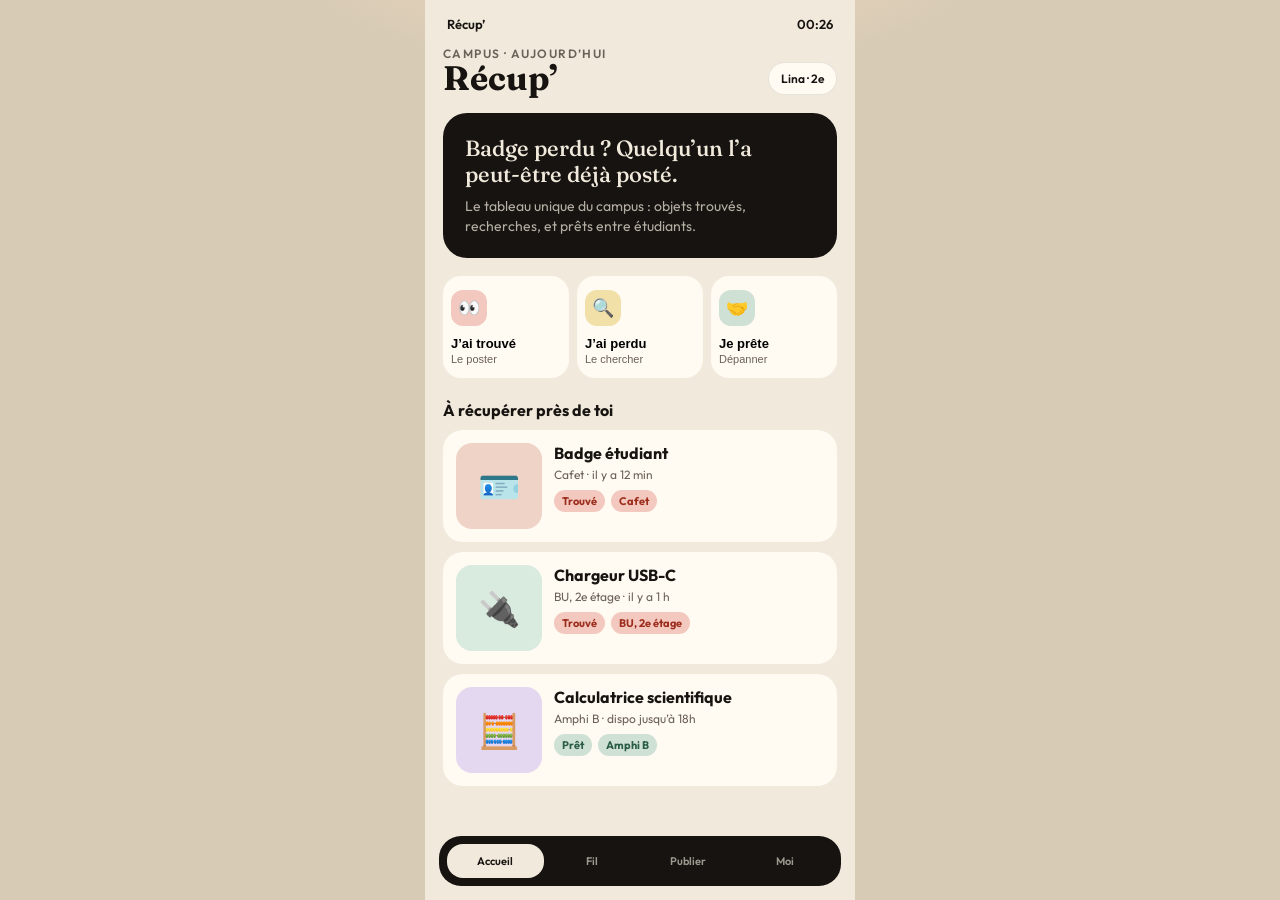
<file: prototype/index.html>
<!DOCTYPE html>
<html lang="fr">
<head>
  <meta charset="UTF-8" />
  <meta name="viewport" content="width=device-width, initial-scale=1.0" />
  <title>Récup’ — le tableau du campus</title>
  <link rel="preconnect" href="https://fonts.googleapis.com" />
  <link rel="preconnect" href="https://fonts.gstatic.com" crossorigin />
  <link href="https://fonts.googleapis.com/css2?family=Fraunces:ital,opsz,wght@0,9..144,500;0,9..144,700;1,9..144,500&family=Outfit:wght@400;500;600;700&display=swap" rel="stylesheet" />
  <link rel="stylesheet" href="styles.css" />
</head>
<body>
  <div class="stage">
    <aside class="pitch">
      <p class="pitch-kicker">ESIG Tech Arena 2026</p>
      <h1>Récup’</h1>
      <p class="pitch-tag">Le tableau du campus pour retrouver ce que tu as perdu, et emprunter ce qu’il te manque.</p>
      <ul class="pitch-list">
        <li>Trouvé</li>
        <li>Perdu</li>
        <li>Prêt</li>
      </ul>
      <p class="pitch-hint">Parcours démo : badge à la cafet → « C’est à moi » → RDV BU.</p>
    </aside>

    <div class="phone">
      <div class="phone-bar">
        <span>Récup’</span>
        <span class="phone-time" id="clock">12:14</span>
      </div>
      <main id="app" class="app"></main>
    </div>
  </div>
  <script src="app.js"></script>
</body>
</html>
</file>
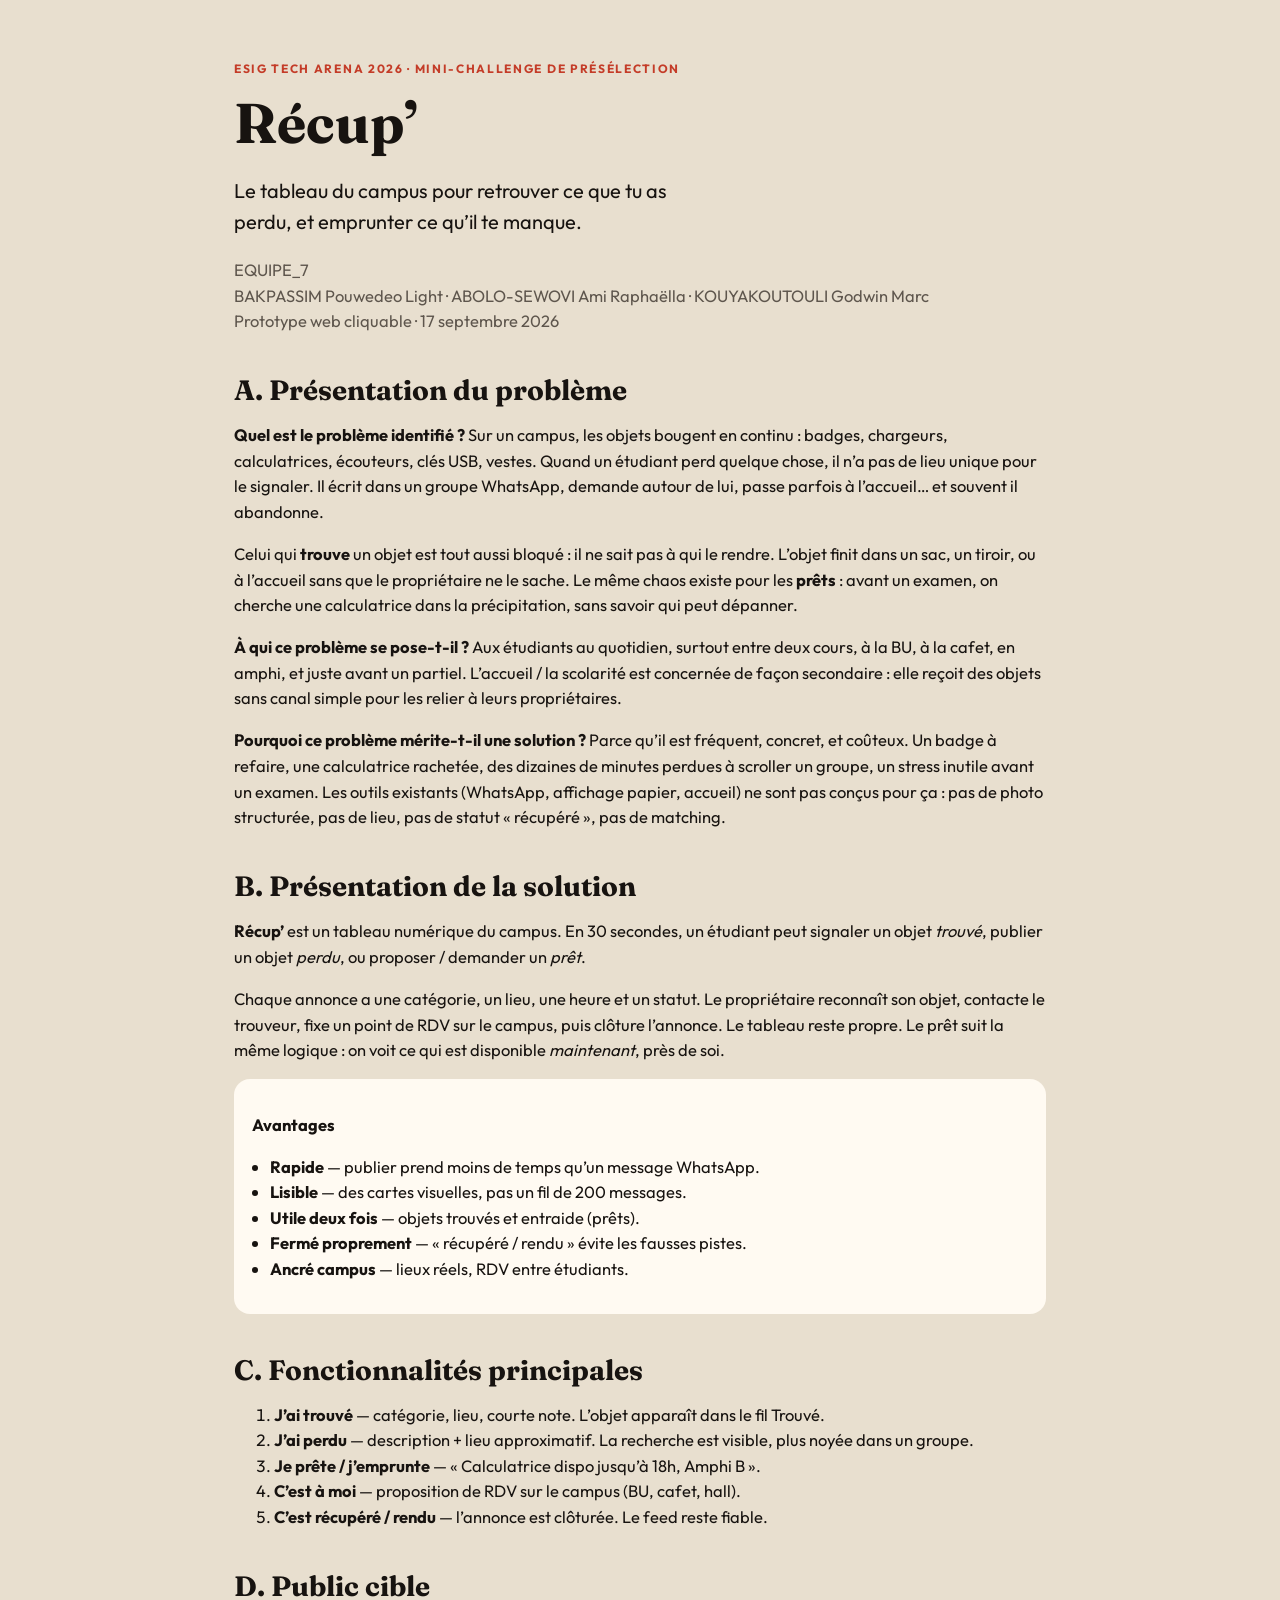
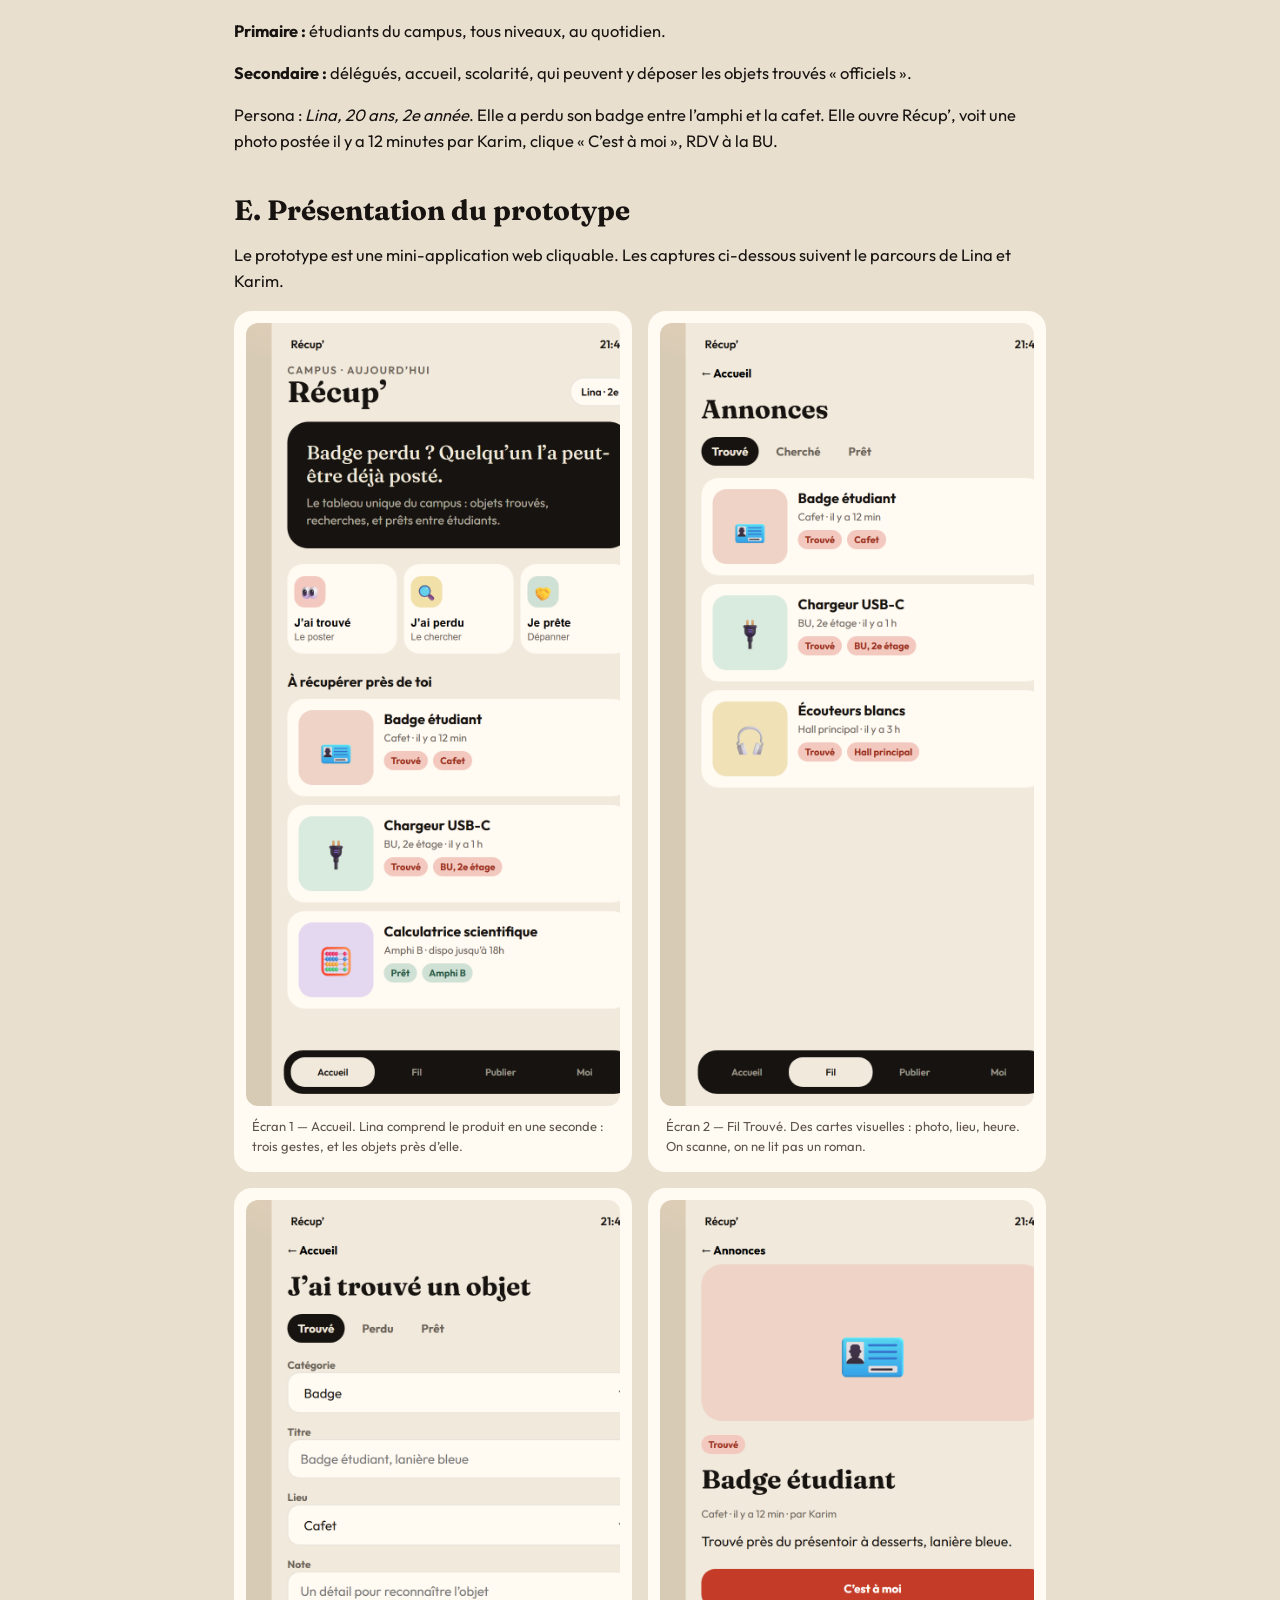
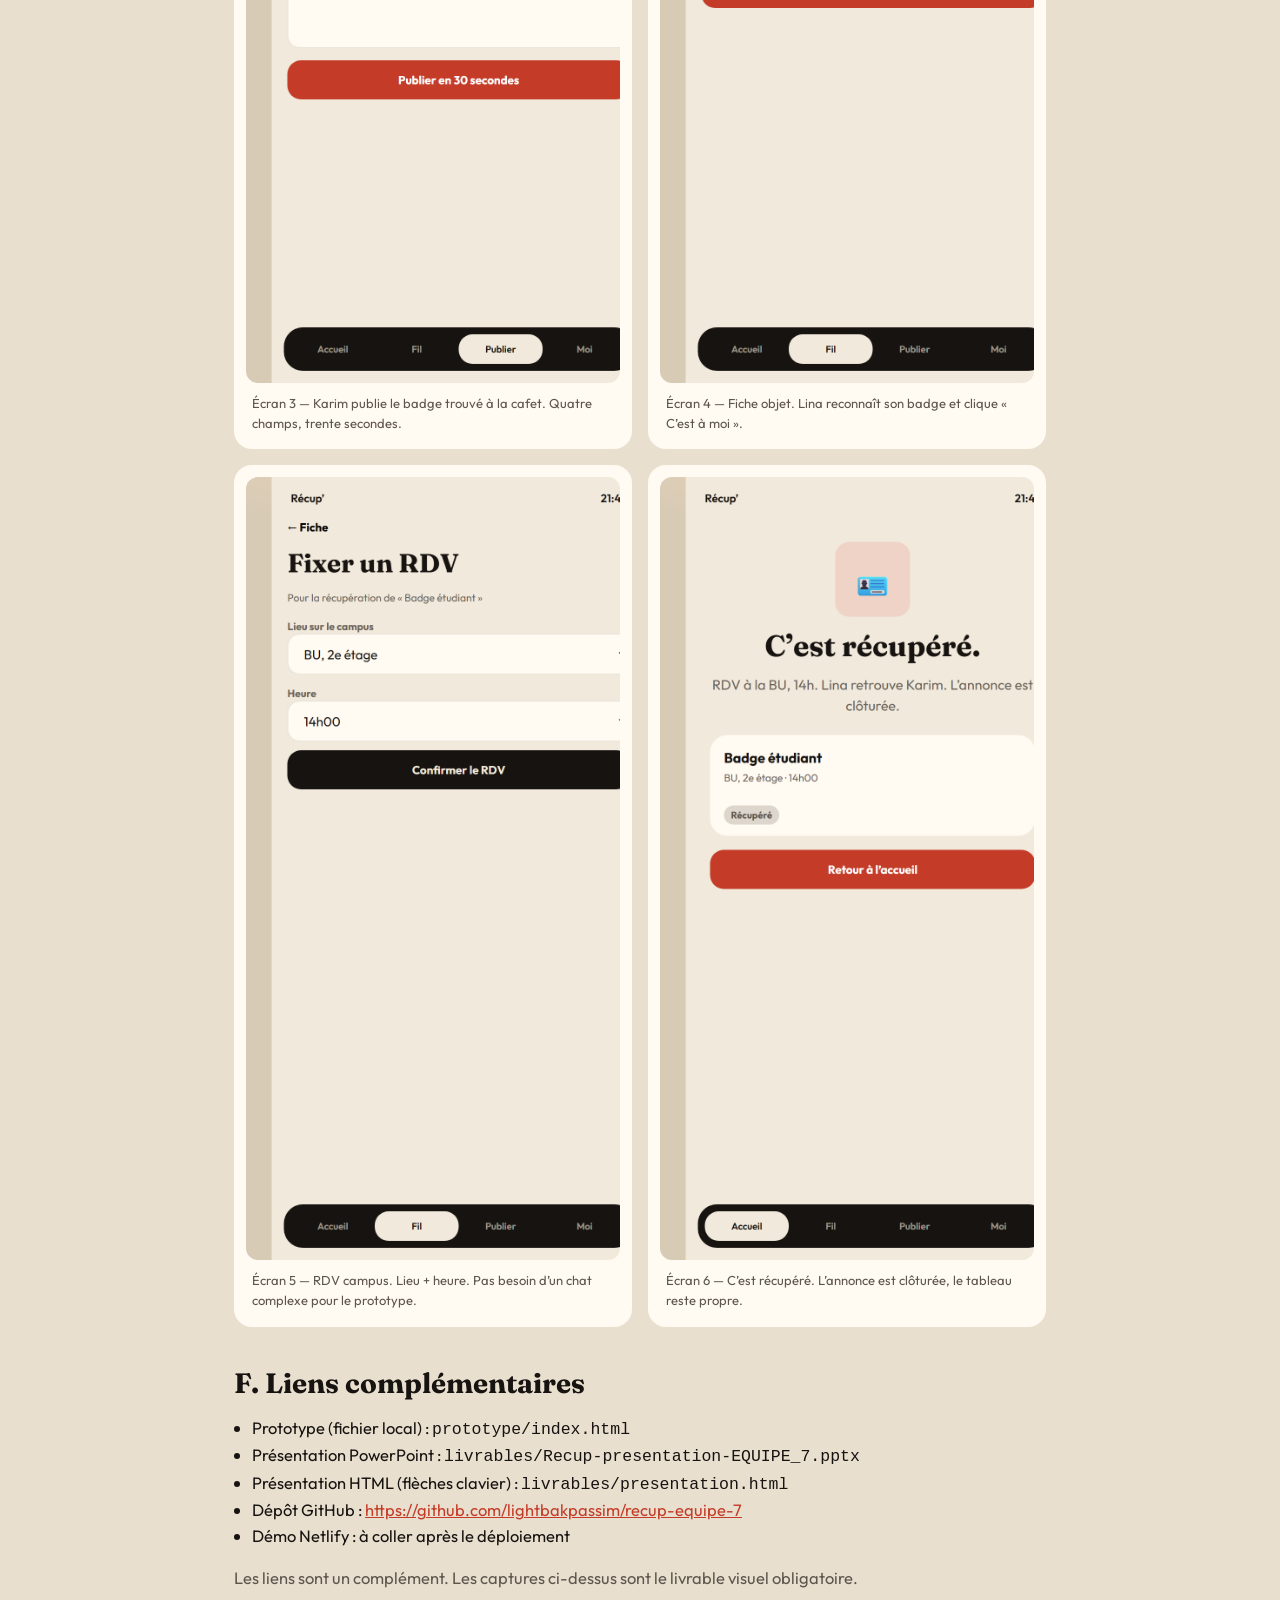
<file: livrables/document-explicatif.html>
<!DOCTYPE html>
<html lang="fr">
<head>
  <meta charset="UTF-8" />
  <meta name="viewport" content="width=device-width, initial-scale=1.0" />
  <title>Récup’ — Document explicatif</title>
  <link rel="preconnect" href="https://fonts.googleapis.com" />
  <link href="https://fonts.googleapis.com/css2?family=Fraunces:opsz,wght@9..144,600;9..144,700&family=Outfit:wght@400;500;600;700&display=swap" rel="stylesheet" />
  <style>
    :root { --ink:#171310; --paper:#f7f1e6; --brick:#c43c28; --card:#fffaf2; --muted:#5e564d; }
    * { box-sizing: border-box; }
    body { margin: 0; background: #e8dfcf; color: var(--ink); font-family: Outfit, sans-serif; line-height: 1.55; }
    .wrap { max-width: 860px; margin: 0 auto; padding: 48px 24px 80px; }
    header { margin-bottom: 36px; }
    .kicker { color: var(--brick); letter-spacing: .14em; text-transform: uppercase; font-size: 12px; font-weight: 700; }
    h1, h2 { font-family: Fraunces, Georgia, serif; line-height: 1.15; }
    h1 { font-size: 56px; margin: 8px 0 12px; }
    h2 { font-size: 28px; margin: 40px 0 12px; }
    p, li { font-size: 16.5px; }
    .lead { font-size: 20px; max-width: 34ch; }
    .meta { color: var(--muted); }
    .shots { display: grid; grid-template-columns: 1fr 1fr; gap: 16px; margin: 18px 0 8px; }
    figure { margin: 0; background: var(--card); border-radius: 18px; padding: 12px; }
    figure.wide { grid-column: 1 / -1; }
    img { width: 100%; border-radius: 12px; display: block; }
    figcaption { font-size: 13px; color: var(--muted); padding: 10px 6px 4px; }
    a { color: var(--brick); }
    .box { background: var(--card); border-radius: 16px; padding: 16px 18px; }
    ul { padding-left: 18px; }
    @media print {
      body { background: white; }
      .wrap { padding: 0; }
      a { color: inherit; }
    }
  </style>
</head>
<body>
  <div class="wrap">
    <header>
      <p class="kicker">ESIG Tech Arena 2026 · Mini-challenge de présélection</p>
      <h1>Récup’</h1>
      <p class="lead">Le tableau du campus pour retrouver ce que tu as perdu, et emprunter ce qu’il te manque.</p>
      <p class="meta">EQUIPE_7<br />BAKPASSIM Pouwedeo Light · ABOLO-SEWOVI Ami Raphaëlla · KOUYAKOUTOULI Godwin Marc<br />Prototype web cliquable · 17 septembre 2026</p>
    </header>

    <h2>A. Présentation du problème</h2>
    <p><strong>Quel est le problème identifié ?</strong> Sur un campus, les objets bougent en continu : badges, chargeurs, calculatrices, écouteurs, clés USB, vestes. Quand un étudiant perd quelque chose, il n’a pas de lieu unique pour le signaler. Il écrit dans un groupe WhatsApp, demande autour de lui, passe parfois à l’accueil… et souvent il abandonne.</p>
    <p>Celui qui <strong>trouve</strong> un objet est tout aussi bloqué : il ne sait pas à qui le rendre. L’objet finit dans un sac, un tiroir, ou à l’accueil sans que le propriétaire ne le sache. Le même chaos existe pour les <strong>prêts</strong> : avant un examen, on cherche une calculatrice dans la précipitation, sans savoir qui peut dépanner.</p>
    <p><strong>À qui ce problème se pose-t-il ?</strong> Aux étudiants au quotidien, surtout entre deux cours, à la BU, à la cafet, en amphi, et juste avant un partiel. L’accueil / la scolarité est concernée de façon secondaire : elle reçoit des objets sans canal simple pour les relier à leurs propriétaires.</p>
    <p><strong>Pourquoi ce problème mérite-t-il une solution ?</strong> Parce qu’il est fréquent, concret, et coûteux. Un badge à refaire, une calculatrice rachetée, des dizaines de minutes perdues à scroller un groupe, un stress inutile avant un examen. Les outils existants (WhatsApp, affichage papier, accueil) ne sont pas conçus pour ça : pas de photo structurée, pas de lieu, pas de statut « récupéré », pas de matching.</p>

    <h2>B. Présentation de la solution</h2>
    <p><strong>Récup’</strong> est un tableau numérique du campus. En 30 secondes, un étudiant peut signaler un objet <em>trouvé</em>, publier un objet <em>perdu</em>, ou proposer / demander un <em>prêt</em>.</p>
    <p>Chaque annonce a une catégorie, un lieu, une heure et un statut. Le propriétaire reconnaît son objet, contacte le trouveur, fixe un point de RDV sur le campus, puis clôture l’annonce. Le tableau reste propre. Le prêt suit la même logique : on voit ce qui est disponible <em>maintenant</em>, près de soi.</p>
    <div class="box">
      <p><strong>Avantages</strong></p>
      <ul>
        <li><strong>Rapide</strong> — publier prend moins de temps qu’un message WhatsApp.</li>
        <li><strong>Lisible</strong> — des cartes visuelles, pas un fil de 200 messages.</li>
        <li><strong>Utile deux fois</strong> — objets trouvés et entraide (prêts).</li>
        <li><strong>Fermé proprement</strong> — « récupéré / rendu » évite les fausses pistes.</li>
        <li><strong>Ancré campus</strong> — lieux réels, RDV entre étudiants.</li>
      </ul>
    </div>

    <h2>C. Fonctionnalités principales</h2>
    <ol>
      <li><strong>J’ai trouvé</strong> — catégorie, lieu, courte note. L’objet apparaît dans le fil Trouvé.</li>
      <li><strong>J’ai perdu</strong> — description + lieu approximatif. La recherche est visible, plus noyée dans un groupe.</li>
      <li><strong>Je prête / j’emprunte</strong> — « Calculatrice dispo jusqu’à 18h, Amphi B ».</li>
      <li><strong>C’est à moi</strong> — proposition de RDV sur le campus (BU, cafet, hall).</li>
      <li><strong>C’est récupéré / rendu</strong> — l’annonce est clôturée. Le feed reste fiable.</li>
    </ol>

    <h2>D. Public cible</h2>
    <p><strong>Primaire :</strong> étudiants du campus, tous niveaux, au quotidien.</p>
    <p><strong>Secondaire :</strong> délégués, accueil, scolarité, qui peuvent y déposer les objets trouvés « officiels ».</p>
    <p>Persona : <em>Lina, 20 ans, 2e année</em>. Elle a perdu son badge entre l’amphi et la cafet. Elle ouvre Récup’, voit une photo postée il y a 12 minutes par Karim, clique « C’est à moi », RDV à la BU.</p>

    <h2>E. Présentation du prototype</h2>
    <p>Le prototype est une mini-application web cliquable. Les captures ci-dessous suivent le parcours de Lina et Karim.</p>
    <div class="shots">
      <figure>
        <img src="captures/01-accueil.png" alt="Accueil Récup’" />
        <figcaption>Écran 1 — Accueil. Lina comprend le produit en une seconde : trois gestes, et les objets près d’elle.</figcaption>
      </figure>
      <figure>
        <img src="captures/02-annonces.png" alt="Fil des annonces" />
        <figcaption>Écran 2 — Fil Trouvé. Des cartes visuelles : photo, lieu, heure. On scanne, on ne lit pas un roman.</figcaption>
      </figure>
      <figure>
        <img src="captures/03-publier.png" alt="Publier un objet trouvé" />
        <figcaption>Écran 3 — Karim publie le badge trouvé à la cafet. Quatre champs, trente secondes.</figcaption>
      </figure>
      <figure>
        <img src="captures/04-fiche.png" alt="Fiche badge étudiant" />
        <figcaption>Écran 4 — Fiche objet. Lina reconnaît son badge et clique « C’est à moi ».</figcaption>
      </figure>
      <figure>
        <img src="captures/05-rdv.png" alt="Fixer un rendez-vous" />
        <figcaption>Écran 5 — RDV campus. Lieu + heure. Pas besoin d’un chat complexe pour le prototype.</figcaption>
      </figure>
      <figure>
        <img src="captures/06-recupere.png" alt="Annonce clôturée" />
        <figcaption>Écran 6 — C’est récupéré. L’annonce est clôturée, le tableau reste propre.</figcaption>
      </figure>
    </div>

    <h2>F. Liens complémentaires</h2>
    <ul>
      <li>Prototype (fichier local) : <code>prototype/index.html</code></li>
      <li>Présentation PowerPoint : <code>livrables/Recup-presentation-EQUIPE_7.pptx</code></li>
      <li>Présentation HTML (flèches clavier) : <code>livrables/presentation.html</code></li>
      <li>Dépôt GitHub : <a href="https://github.com/lightbakpassim/recup-equipe-7">https://github.com/lightbakpassim/recup-equipe-7</a></li>
      <li>Démo Netlify : à coller après le déploiement</li>
    </ul>
    <p class="meta">Les liens sont un complément. Les captures ci-dessus sont le livrable visuel obligatoire.</p>
  </div>
</body>
</html>
</file>
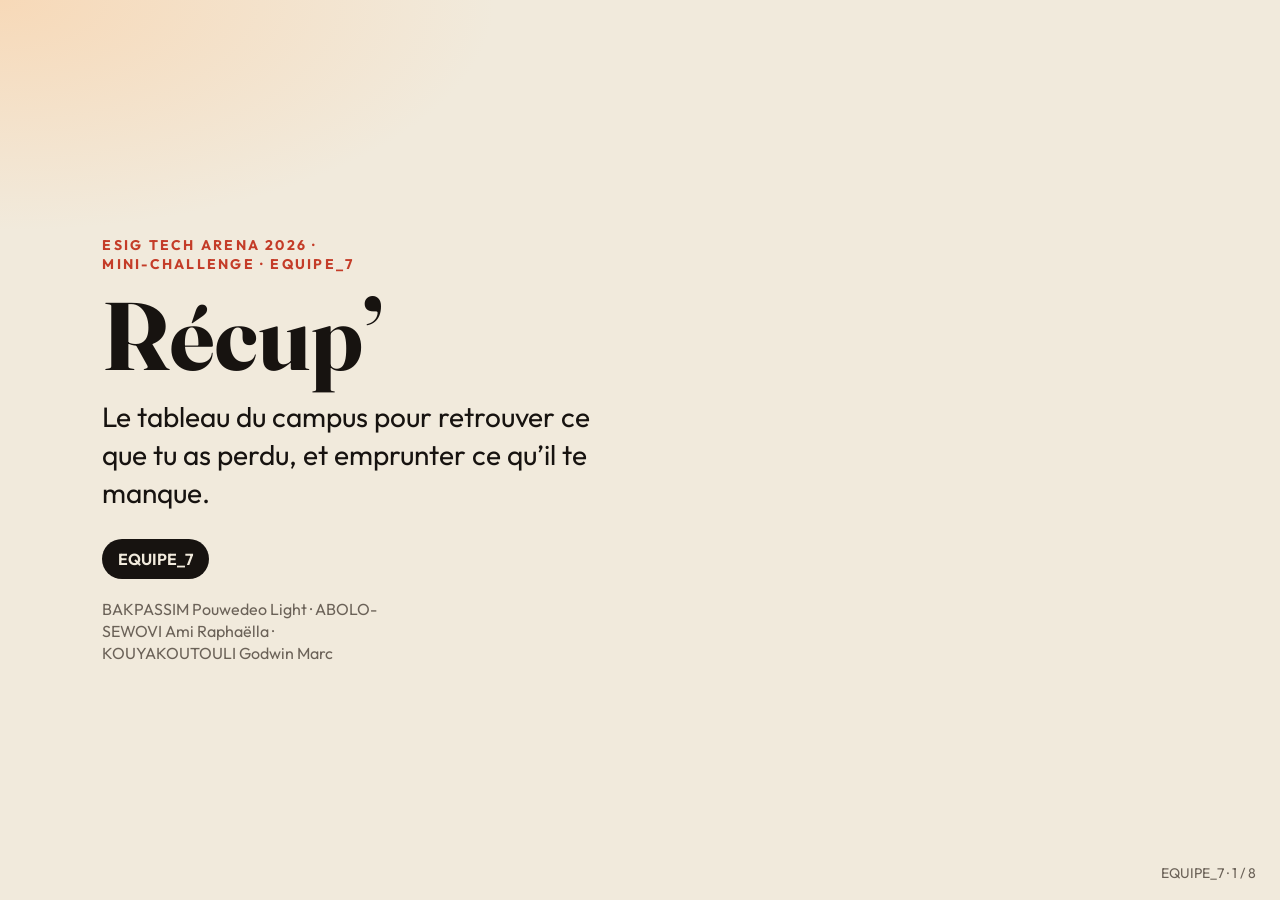
<file: livrables/presentation.html>
<!DOCTYPE html>
<html lang="fr">
<head>
  <meta charset="UTF-8" />
  <meta name="viewport" content="width=device-width, initial-scale=1.0" />
  <title>Récup’ — présentation</title>
  <link rel="preconnect" href="https://fonts.googleapis.com" />
  <link href="https://fonts.googleapis.com/css2?family=Fraunces:opsz,wght@9..144,600;9..144,700&family=Outfit:wght@400;500;600;700&display=swap" rel="stylesheet" />
  <style>
    :root { --ink:#171310; --paper:#f1eadc; --brick:#c43c28; --moss:#2b5c48; }
    * { box-sizing:border-box; margin:0; padding:0; }
    html, body { height:100%; background:#0f0d0b; color:var(--ink); font-family:Outfit,sans-serif; }
    .deck { height:100%; }
    .slide {
      display:none; height:100%; padding:7vh 8vw;
      background: radial-gradient(900px 420px at 0% 0%, #f7d9b8, transparent 55%), var(--paper);
    }
    .slide.on { display:flex; flex-direction:column; justify-content:center; }
    .kicker { color:var(--brick); letter-spacing:.16em; text-transform:uppercase; font-size:14px; font-weight:700; margin-bottom:18px; }
    h1, h2 { font-family:Fraunces,Georgia,serif; }
    h1 { font-size:clamp(48px, 8vw, 96px); line-height:.9; }
    h2 { font-size:clamp(32px, 5vw, 64px); line-height:1.05; margin-bottom:24px; }
    p, li { font-size:clamp(18px, 2.2vw, 28px); line-height:1.35; max-width:18em; }
    .row { display:flex; gap:14px; flex-wrap:wrap; margin-top:28px; }
    .pill { background:var(--ink); color:var(--paper); padding:10px 16px; border-radius:999px; font-weight:650; }
    .grid { display:grid; grid-template-columns:repeat(auto-fit,minmax(180px,1fr)); gap:16px; margin-top:12px; }
    .card { background:#fffaf2; border-radius:20px; padding:20px; }
    .card strong { display:block; font-size:22px; margin-bottom:6px; }
    .card span { color:#6b6258; }
    .footer { position:fixed; bottom:18px; right:24px; color:#6b6258; font-size:14px; }
    .tiny { color:#6b6258; margin-top:20px; font-size:16px; }
  </style>
</head>
<body>
  <div class="deck" id="deck"></div>
  <div class="footer" id="count"></div>
  <script>
    const slides = [
      `<p class="kicker">ESIG Tech Arena 2026 · Mini-challenge · EQUIPE_7</p>
       <h1>Récup’</h1>
       <p style="margin-top:20px">Le tableau du campus pour retrouver ce que tu as perdu, et emprunter ce qu’il te manque.</p>
       <div class="row"><span class="pill">EQUIPE_7</span></div>
       <p class="tiny">BAKPASSIM Pouwedeo Light · ABOLO-SEWOVI Ami Raphaëlla · KOUYAKOUTOULI Godwin Marc</p>`,
      `<p class="kicker">Le problème</p>
       <h2>Badge perdu. WhatsApp saturé. Objet jamais rendu.</h2>
       <p>Aujourd’hui l’info est éclatée : groupes, bouche-à-oreille, accueil. On perd du temps, de l’argent, et beaucoup d’objets restent dans un sac.</p>`,
      `<p class="kicker">Contexte & utilisateurs</p>
       <h2>Trois étudiants, le même campus, zéro canal commun.</h2>
       <div class="grid">
         <div class="card"><strong>Lina</strong><span>A perdu son badge entre l’amphi et la cafet.</span></div>
         <div class="card"><strong>Karim</strong><span>L’a trouvé. Ne sait pas à qui le rendre.</span></div>
         <div class="card"><strong>Yassine</strong><span>Peut prêter sa calculatrice avant l’exam.</span></div>
       </div>`,
      `<p class="kicker">La solution</p>
       <h2>Un tableau unique. Trois gestes. Trente secondes.</h2>
       <div class="row"><span class="pill">Trouvé</span><span class="pill">Perdu</span><span class="pill">Prêt</span></div>
       <p class="tiny">On publie, on se donne RDV sur le campus, on clôture. Le fil reste propre.</p>`,
      `<p class="kicker">Fonctionnalités</p>
       <div class="grid">
         <div class="card"><strong>1. J’ai trouvé</strong><span>Photo, catégorie, lieu.</span></div>
         <div class="card"><strong>2. J’ai perdu</strong><span>Recherche visible, pas un message noyé.</span></div>
         <div class="card"><strong>3. Je prête</strong><span>Calculatrice, chargeur, HDMI.</span></div>
         <div class="card"><strong>4. C’est à moi</strong><span>RDV BU, cafet, hall.</span></div>
         <div class="card"><strong>5. Récupéré</strong><span>L’annonce se ferme.</span></div>
       </div>`,
      `<p class="kicker">Prototype</p>
       <h2>Un parcours réel : du badge trouvé au RDV.</h2>
       <p>Accueil → fiche badge cafet → « C’est à moi » → BU 14h → c’est récupéré.</p>
       <p class="tiny">On vous montre.</p>`,
      `<p class="kicker">Valeur & perspectives</p>
       <h2>Moins de rachat. Moins de stress. Plus d’entraide.</h2>
       <p>Si on est retenus : alertes de similarité, carte des lieux, dépôt accueil. Le cœur du produit est déjà là.</p>`,
      `<p class="kicker">Conclusion</p>
       <h1>Récup’.</h1>
       <p style="margin-top:18px">Un problème que chacun a déjà vécu. Une solution qu’on explique en une phrase. Un proto qu’on vient de parcourir.</p>
       <p class="tiny">Merci — on répond à vos questions.</p>`
    ];
    let i = 0;
    const deck = document.getElementById("deck");
    function show() {
      deck.innerHTML = `<section class="slide on">${slides[i]}</section>`;
      document.getElementById("count").textContent = `EQUIPE_7  ·  ${i+1} / ${slides.length}`;
    }
    document.addEventListener("keydown", (e) => {
      if (e.key === "ArrowRight" || e.key === " ") { i = Math.min(slides.length-1, i+1); show(); }
      if (e.key === "ArrowLeft") { i = Math.max(0, i-1); show(); }
    });
    document.addEventListener("click", () => { i = Math.min(slides.length-1, i+1); show(); });
    show();
  </script>
</body>
</html>
</file>
<file: prototype/styles.css>
:root {
  --paper: #f1eadc;
  --ink: #171310;
  --brick: #c43c28;
  --brick-dark: #9d2e1e;
  --moss: #2b5c48;
  --sand: #e5d6bf;
  --card: #fffaf2;
  --muted: #6b6258;
  --line: rgba(23, 19, 16, 0.1);
}

* {
  box-sizing: border-box;
  margin: 0;
  padding: 0;
}

html,
body {
  min-height: 100%;
}

body {
  font-family: Outfit, system-ui, sans-serif;
  color: var(--ink);
  background: #d8cbb6;
}

.stage {
  min-height: 100vh;
  display: flex;
  justify-content: center;
  background:
    radial-gradient(700px 300px at 50% -10%, #f7d9b8, transparent 55%),
    #d8cbb6;
}

.pitch {
  display: none;
}

.phone {
  width: min(430px, 100%);
  min-height: 100vh;
  background: var(--paper);
  overflow: hidden;
  display: flex;
  flex-direction: column;
  position: relative;
}

.phone-bar {
  display: flex;
  justify-content: space-between;
  padding: 16px 22px 8px;
  font-size: 13px;
  font-weight: 600;
}

.app {
  flex: 1;
  overflow: auto;
  padding: 6px 18px 100px;
}

.top {
  display: flex;
  justify-content: space-between;
  align-items: flex-end;
  margin-bottom: 18px;
  gap: 12px;
}

.eyebrow {
  font-size: 12px;
  text-transform: uppercase;
  letter-spacing: 0.12em;
  color: var(--muted);
  font-weight: 600;
}

.brand,
.page-title,
.hero h2,
.success h2 {
  font-family: Fraunces, Georgia, serif;
}

.brand {
  font-size: 34px;
  line-height: 1;
}

.chip {
  border: 1px solid var(--line);
  background: var(--card);
  border-radius: 999px;
  padding: 8px 12px;
  font-size: 12px;
  font-weight: 600;
  white-space: nowrap;
}

.hero {
  background: var(--ink);
  color: var(--paper);
  border-radius: 24px;
  padding: 22px;
  margin-bottom: 16px;
}

.hero h2 {
  font-size: 22px;
  font-weight: 500;
  line-height: 1.2;
  margin-bottom: 8px;
}

.hero p {
  color: rgba(241, 234, 220, 0.72);
  font-size: 14px;
  line-height: 1.45;
}

.actions {
  display: grid;
  grid-template-columns: 1fr 1fr 1fr;
  gap: 8px;
  margin: 18px 0 22px;
}

.action {
  border: 0;
  background: var(--card);
  border-radius: 18px;
  padding: 14px 8px 12px;
  text-align: left;
  cursor: pointer;
}

.action .ico {
  display: grid;
  place-items: center;
  width: 36px;
  height: 36px;
  border-radius: 12px;
  font-size: 18px;
  margin-bottom: 10px;
}

.action.found .ico { background: #f3c9bf; }
.action.lost .ico { background: #f1e0a8; }
.action.lend .ico { background: #cfe0d4; }

.action strong {
  display: block;
  font-size: 13px;
}

.action span {
  color: var(--muted);
  font-size: 11px;
}

.section-title {
  display: flex;
  justify-content: space-between;
  align-items: baseline;
  margin: 8px 0 10px;
  font-weight: 700;
  gap: 8px;
}

.linkish,
.back {
  border: 0;
  background: none;
  font-weight: 700;
  cursor: pointer;
  font-family: inherit;
}

.linkish {
  color: var(--brick);
  font-size: 13px;
}

.back {
  margin-bottom: 8px;
}

.card {
  width: 100%;
  background: var(--card);
  border-radius: 20px;
  padding: 12px;
  display: grid;
  grid-template-columns: 86px 1fr;
  gap: 12px;
  margin-bottom: 10px;
  cursor: pointer;
  border: 1px solid transparent;
  text-align: left;
  font: inherit;
  color: inherit;
}

.thumb {
  width: 86px;
  height: 86px;
  border-radius: 16px;
  display: grid;
  place-items: center;
  font-size: 34px;
}

.thumb.badge { background: #efd3c6; }
.thumb.chargeur { background: #d9eadf; }
.thumb.calculatrice { background: #e4d8f0; }
.thumb.ecouteurs { background: #f0e1b6; }
.thumb.usb { background: #d6e4f0; }
.thumb.veste { background: #e6ddd4; }
.thumb.hdmi { background: #f3d0c8; }
.thumb.cles { background: #dce8d2; }

.meta {
  font-size: 12px;
  color: var(--muted);
  margin: 4px 0 8px;
}

.tags {
  display: flex;
  gap: 6px;
  flex-wrap: wrap;
}

.tag {
  font-size: 11px;
  font-weight: 700;
  padding: 4px 8px;
  border-radius: 999px;
}

.tag.trouve { background: #f3c9bf; color: var(--brick-dark); }
.tag.cherche { background: #f1e0a8; color: #6a4f00; }
.tag.pret { background: #cfe0d4; color: var(--moss); }
.tag.clos { background: #ddd6cc; color: #5c544c; }

.nav {
  position: absolute;
  left: 14px;
  right: 14px;
  bottom: 14px;
  background: var(--ink);
  color: var(--paper);
  border-radius: 22px;
  display: grid;
  grid-template-columns: repeat(4, 1fr);
  padding: 8px;
}

.nav button {
  border: 0;
  background: transparent;
  color: rgba(241, 234, 220, 0.62);
  font-family: inherit;
  font-size: 11px;
  font-weight: 600;
  padding: 10px 0;
  cursor: pointer;
  border-radius: 16px;
}

.nav button.active {
  background: var(--paper);
  color: var(--ink);
}

.tabs {
  display: flex;
  gap: 8px;
  margin-bottom: 14px;
}

.tabs button,
.btn,
select,
input,
textarea {
  font-family: inherit;
}

.tabs button {
  border: 0;
  background: transparent;
  padding: 8px 12px;
  border-radius: 999px;
  font-weight: 650;
  color: var(--muted);
  cursor: pointer;
}

.tabs button.active {
  background: var(--ink);
  color: var(--paper);
}

.page-title {
  font-size: 30px;
  margin: 6px 0 14px;
}

.form {
  display: grid;
  gap: 10px;
}

label {
  font-size: 12px;
  font-weight: 700;
  color: var(--muted);
}

input,
select,
textarea {
  width: 100%;
  border: 1px solid var(--line);
  background: var(--card);
  border-radius: 14px;
  padding: 12px 14px;
  font-size: 15px;
  color: var(--ink);
}

textarea {
  min-height: 88px;
  resize: none;
}

.btn {
  border: 0;
  border-radius: 16px;
  padding: 14px 16px;
  font-weight: 700;
  cursor: pointer;
  width: 100%;
}

.btn.primary {
  background: var(--brick);
  color: white;
}

.btn.dark {
  background: var(--ink);
  color: var(--paper);
}

.detail-hero {
  width: 100%;
  height: 180px;
  min-height: 180px;
  border-radius: 24px;
  display: grid;
  place-items: center;
  font-size: 72px;
  margin-bottom: 16px;
}

.success {
  text-align: center;
  padding: 28px 10px 10px;
}

.success h2 {
  font-size: 34px;
  margin: 12px 0;
}

.success p {
  color: var(--muted);
  line-height: 1.5;
  margin-bottom: 22px;
}

.rdv-card {
  background: var(--card);
  border-radius: 20px;
  padding: 16px;
  text-align: left;
  margin-bottom: 16px;
}

.empty {
  text-align: center;
  color: var(--muted);
  padding: 40px 10px;
}
</file>
